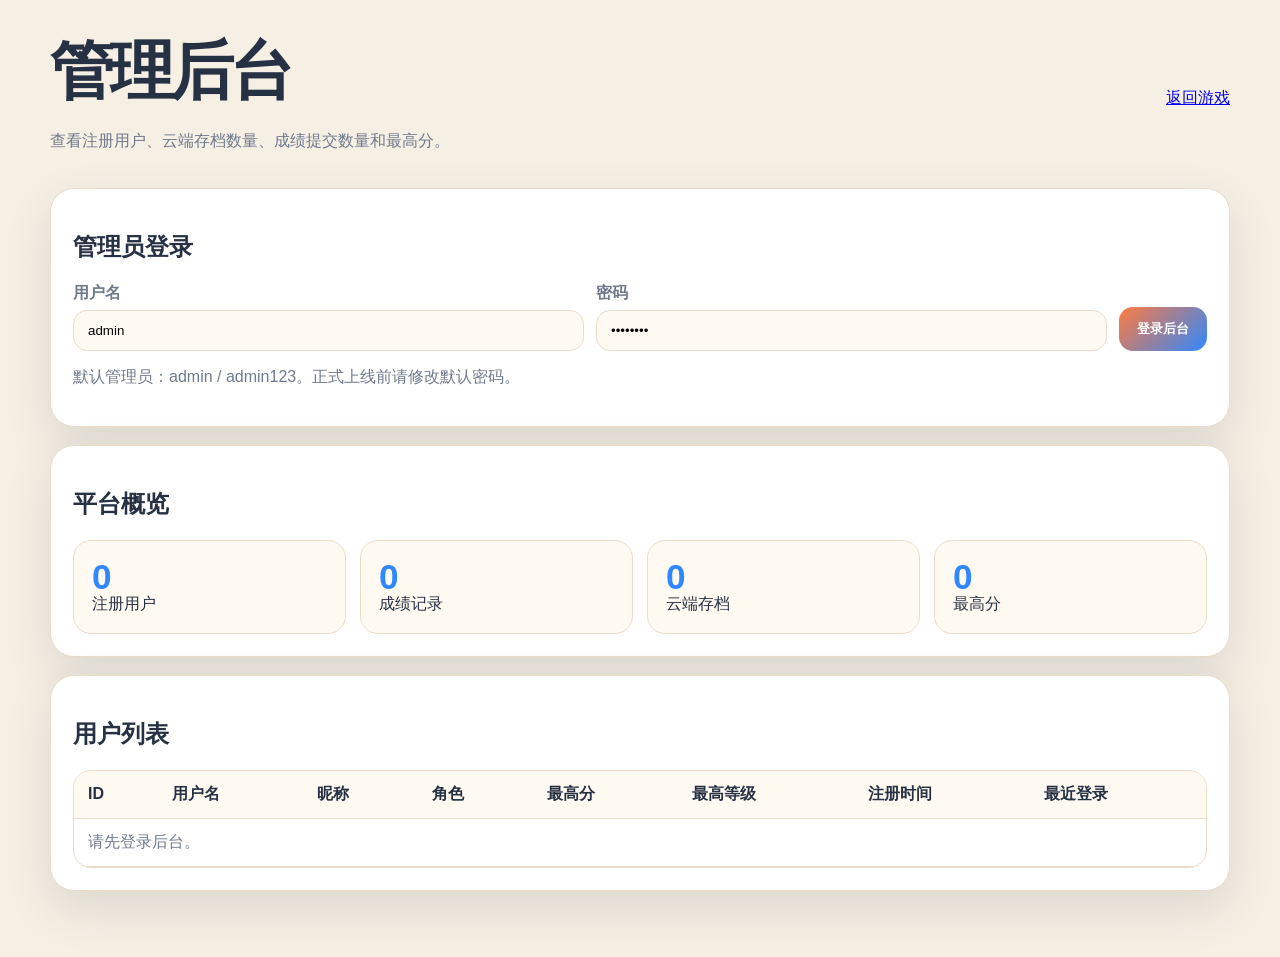
<file: admin.html>
<!DOCTYPE html>
<html lang="zh-CN">
<head>
  <meta charset="UTF-8">
  <meta name="viewport" content="width=device-width, initial-scale=1.0">
  <title>数学大冒险管理后台</title>
  <style>
    :root {
      --bg: #f6efe4;
      --card: #ffffff;
      --ink: #263144;
      --muted: #6f7a8d;
      --rule: #eadcc8;
      --primary: #ff7a3d;
      --blue: #2f88ff;
      --green: #2fac66;
      --shadow: 0 18px 48px rgba(38, 49, 68, .12);
    }
    * { box-sizing: border-box; }
    body {
      margin: 0;
      color: var(--ink);
      background: var(--bg);
      font-family: "Microsoft YaHei", Arial, sans-serif;
    }
    .page {
      width: min(1180px, calc(100% - 32px));
      margin: 0 auto;
      padding: 28px 0 48px;
    }
    header {
      display: flex;
      justify-content: space-between;
      align-items: center;
      gap: 18px;
      margin-bottom: 20px;
    }
    h1 {
      margin: 0;
      font-size: clamp(2rem, 5vw, 4rem);
      letter-spacing: -.06em;
    }
    p { color: var(--muted); }
    .panel {
      padding: 22px;
      border-radius: 24px;
      background: var(--card);
      border: 1px solid var(--rule);
      box-shadow: var(--shadow);
      margin-bottom: 18px;
    }
    .login {
      display: grid;
      grid-template-columns: 1fr 1fr auto;
      gap: 12px;
      align-items: end;
    }
    input {
      width: 100%;
      padding: 12px 14px;
      border-radius: 14px;
      border: 1px solid var(--rule);
      background: #fffaf1;
      outline: none;
    }
    label { display: grid; gap: 6px; color: var(--muted); font-weight: 700; }
    button {
      border: 0;
      padding: 13px 18px;
      border-radius: 14px;
      color: #fff;
      background: linear-gradient(135deg, var(--primary), var(--blue));
      font-weight: 800;
      cursor: pointer;
    }
    .stats {
      display: grid;
      grid-template-columns: repeat(4, 1fr);
      gap: 14px;
    }
    .stat {
      padding: 18px;
      border-radius: 18px;
      background: #fffaf1;
      border: 1px solid var(--rule);
    }
    .stat strong {
      display: block;
      font-size: 2.2rem;
      color: var(--blue);
      line-height: 1;
    }
    .table-wrap {
      overflow: auto;
      max-height: 560px;
      border: 1px solid var(--rule);
      border-radius: 18px;
    }
    table {
      width: 100%;
      min-width: 900px;
      border-collapse: collapse;
    }
    th, td {
      padding: 13px 14px;
      border-bottom: 1px solid var(--rule);
      text-align: left;
    }
    th { background: #fffaf1; }
    td { color: var(--muted); }
    .ok { color: var(--green); font-weight: 800; }
    .error { color: #d93042; font-weight: 800; }
    @media (max-width: 800px) {
      header, .login { grid-template-columns: 1fr; flex-direction: column; align-items: stretch; }
      .stats { grid-template-columns: repeat(2, 1fr); }
    }
  </style>
</head>
<body>
  <main class="page">
    <header>
      <div>
        <h1>管理后台</h1>
        <p>查看注册用户、云端存档数量、成绩提交数量和最高分。</p>
      </div>
      <a href="index.html">返回游戏</a>
    </header>

    <section class="panel">
      <h2>管理员登录</h2>
      <div class="login">
        <label>用户名<input id="username" value="admin"></label>
        <label>密码<input id="password" type="password" value="admin123"></label>
        <button id="loginBtn">登录后台</button>
      </div>
      <p id="message">默认管理员：admin / admin123。正式上线前请修改默认密码。</p>
    </section>

    <section class="panel">
      <h2>平台概览</h2>
      <div class="stats">
        <div class="stat"><strong id="users">0</strong><span>注册用户</span></div>
        <div class="stat"><strong id="scores">0</strong><span>成绩记录</span></div>
        <div class="stat"><strong id="saves">0</strong><span>云端存档</span></div>
        <div class="stat"><strong id="bestScore">0</strong><span>最高分</span></div>
      </div>
    </section>

    <section class="panel">
      <h2>用户列表</h2>
      <div class="table-wrap">
        <table>
          <thead>
            <tr>
              <th>ID</th>
              <th>用户名</th>
              <th>昵称</th>
              <th>角色</th>
              <th>最高分</th>
              <th>最高等级</th>
              <th>注册时间</th>
              <th>最近登录</th>
            </tr>
          </thead>
          <tbody id="userBody">
            <tr><td colspan="8">请先登录后台。</td></tr>
          </tbody>
        </table>
      </div>
    </section>
  </main>

  <script>
    let token = localStorage.getItem("math_adventure_admin_token") || "";
    const $ = (id) => document.getElementById(id);

    async function api(path, options = {}) {
      const headers = Object.assign({ "Content-Type": "application/json" }, options.headers || {});
      if (token) headers.Authorization = `Bearer ${token}`;
      const res = await fetch(path, Object.assign({}, options, { headers }));
      const data = await res.json();
      if (!res.ok || data.ok === false) throw new Error(data.error || "请求失败");
      return data;
    }

    function message(text, ok = true) {
      $("message").textContent = text;
      $("message").className = ok ? "ok" : "error";
    }

    async function login() {
      try {
        const data = await api("/api/login", {
          method: "POST",
          body: JSON.stringify({ username: $("username").value.trim(), password: $("password").value })
        });
        if (!data.user.isAdmin) throw new Error("该账号不是管理员");
        token = data.token;
        localStorage.setItem("math_adventure_admin_token", token);
        message("登录成功。");
        await refresh();
      } catch (err) {
        message(err.message, false);
      }
    }

    async function refresh() {
      try {
        const statData = await api("/api/admin/stats");
        const userData = await api("/api/admin/users");
        $("users").textContent = statData.stats.users;
        $("scores").textContent = statData.stats.scores;
        $("saves").textContent = statData.stats.saves;
        $("bestScore").textContent = statData.stats.bestScore;
        $("userBody").innerHTML = userData.items.map(user => `
          <tr>
            <td>${user.id}</td>
            <td>${user.username}</td>
            <td>${user.display_name}</td>
            <td>${user.is_admin ? "管理员" : "玩家"}</td>
            <td>${user.best_score}</td>
            <td>${user.best_level}</td>
            <td>${user.created_at || ""}</td>
            <td>${user.last_login || ""}</td>
          </tr>
        `).join("");
      } catch (err) {
        message(err.message, false);
      }
    }

    $("loginBtn").addEventListener("click", login);
    if (token) refresh();
  </script>
</body>
</html>
</file>
